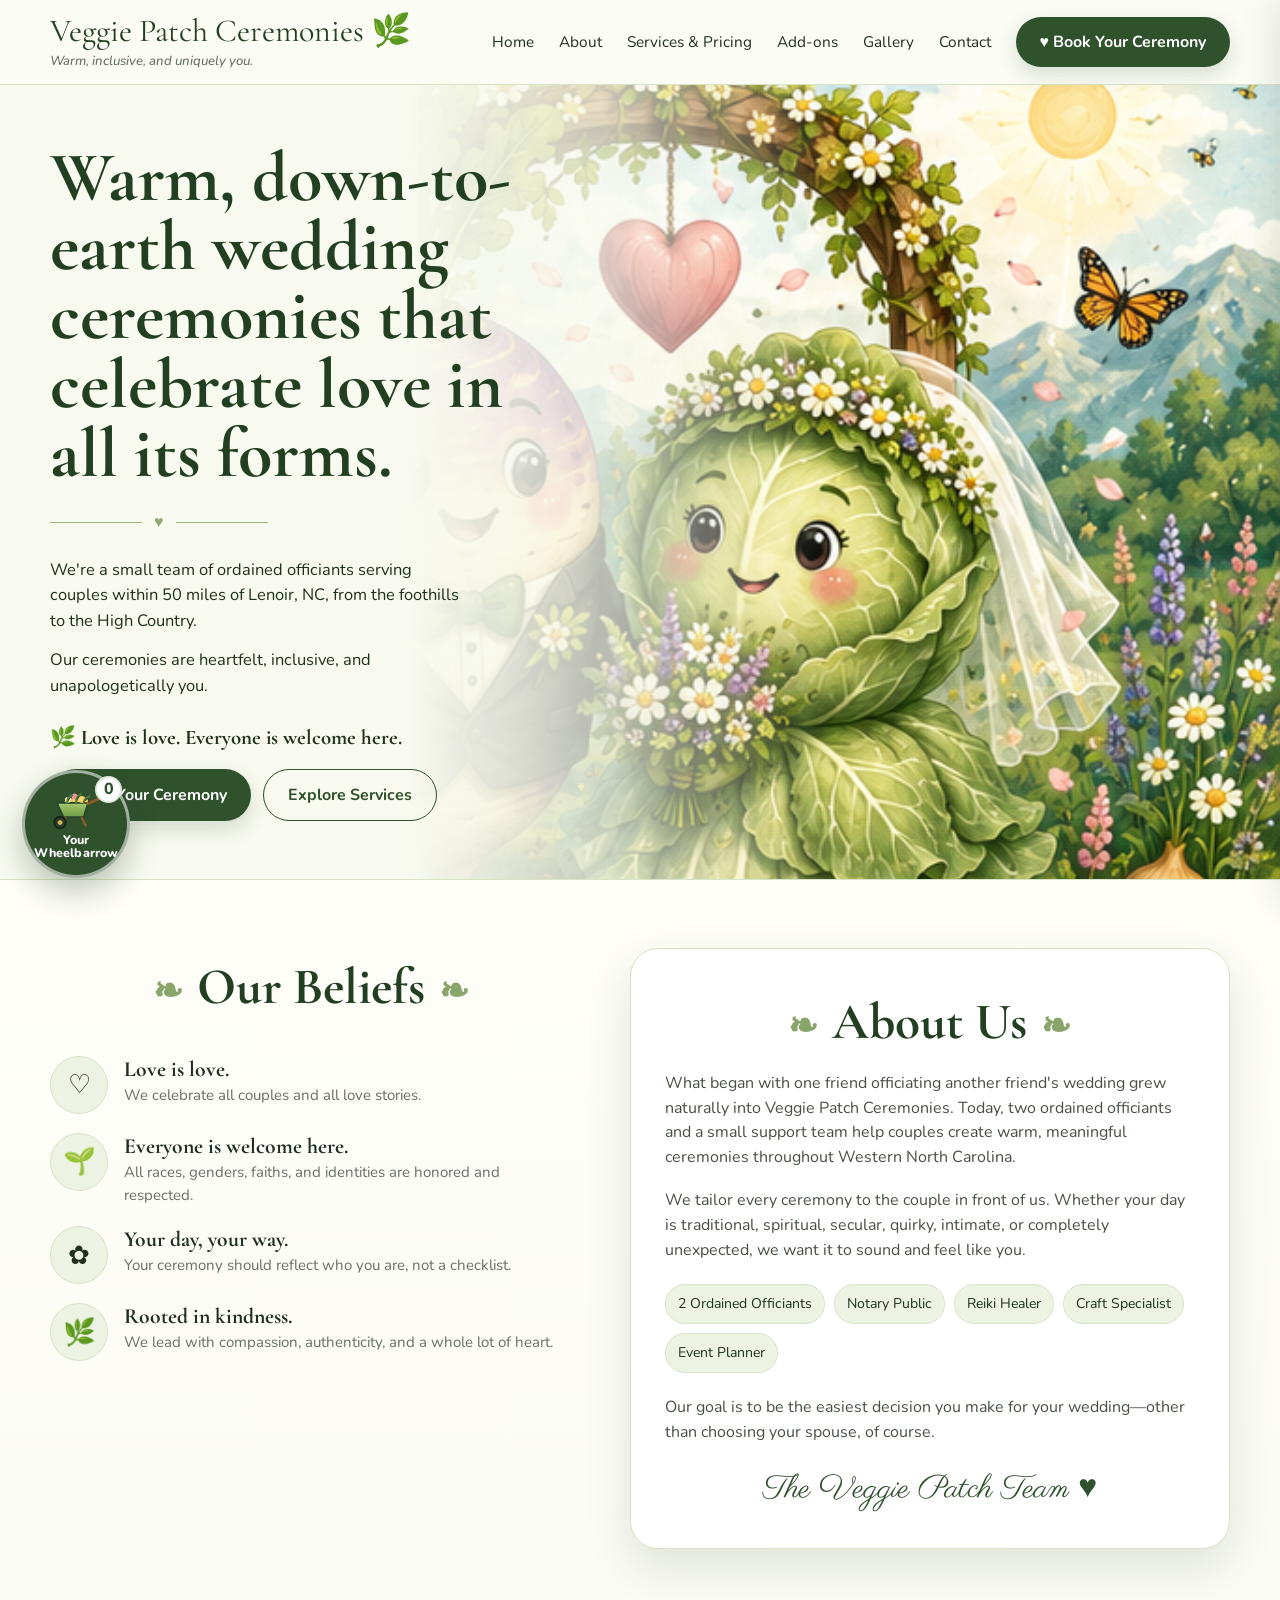
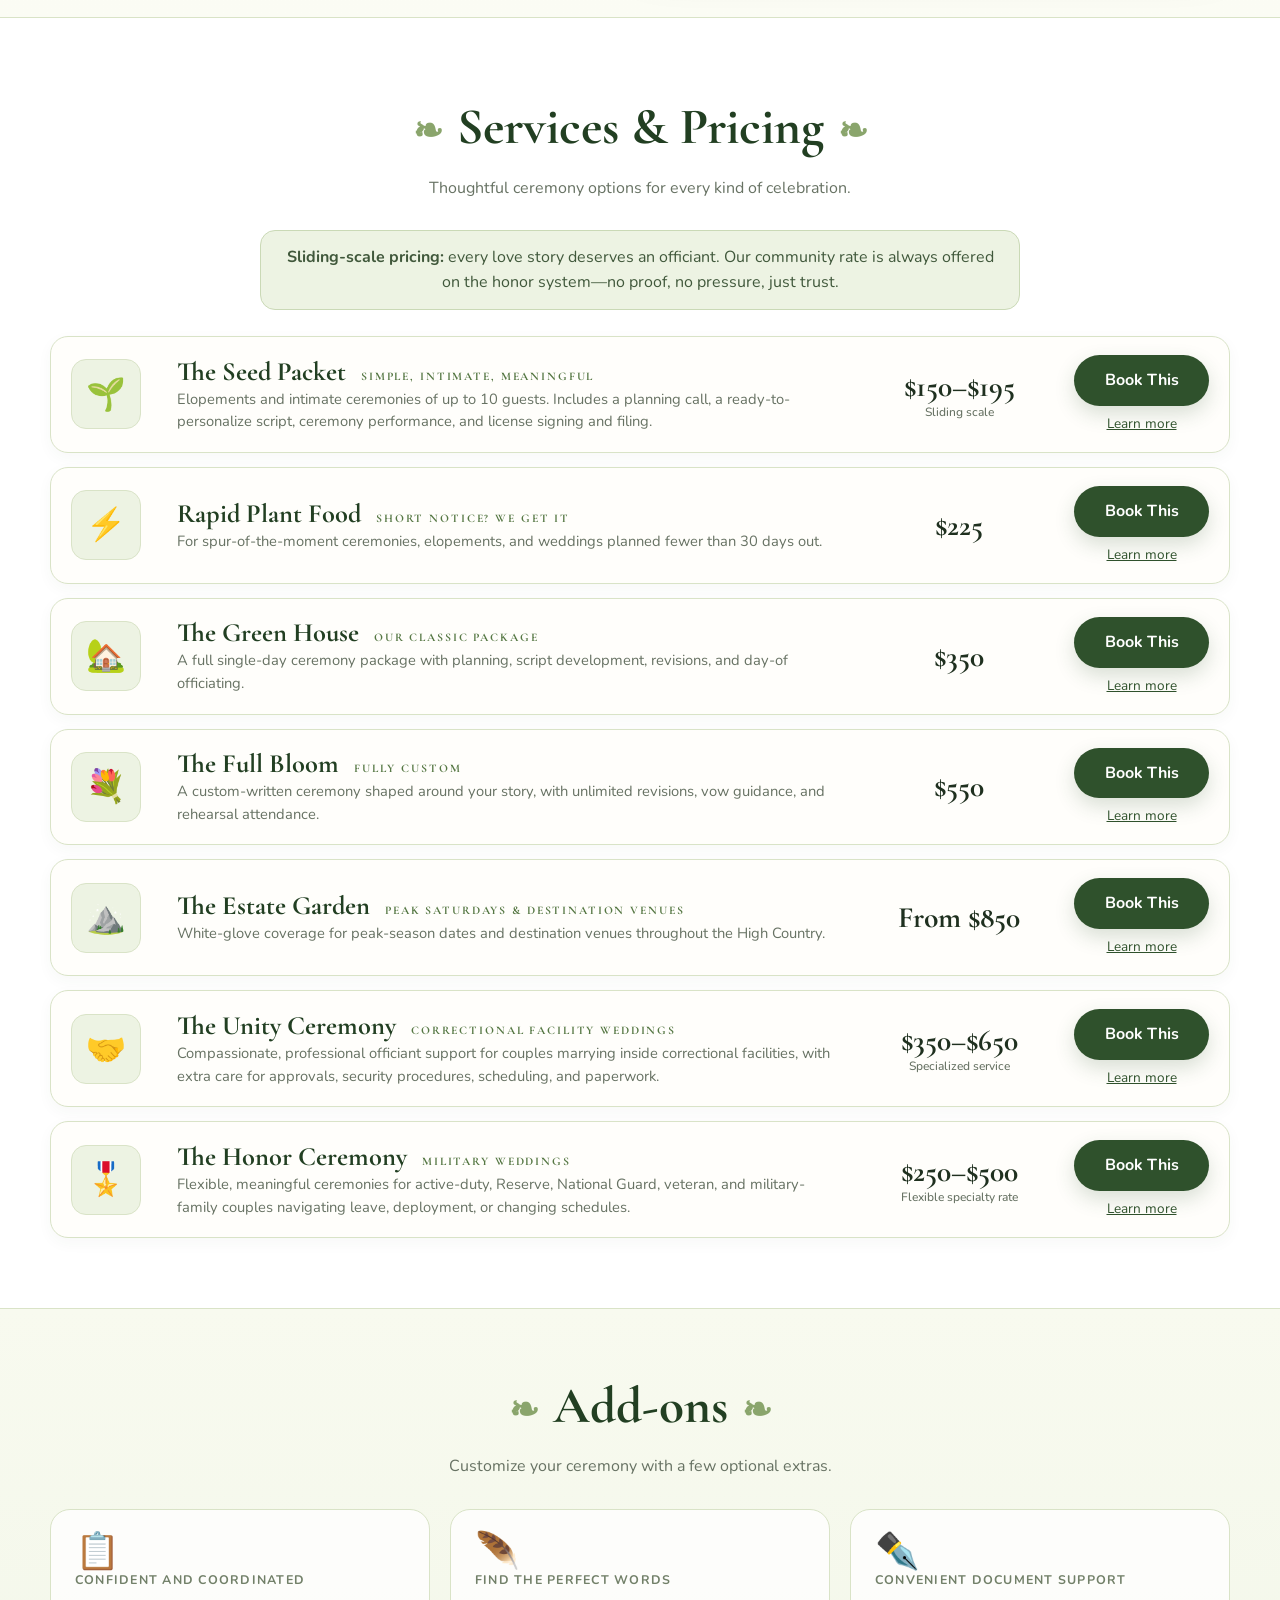
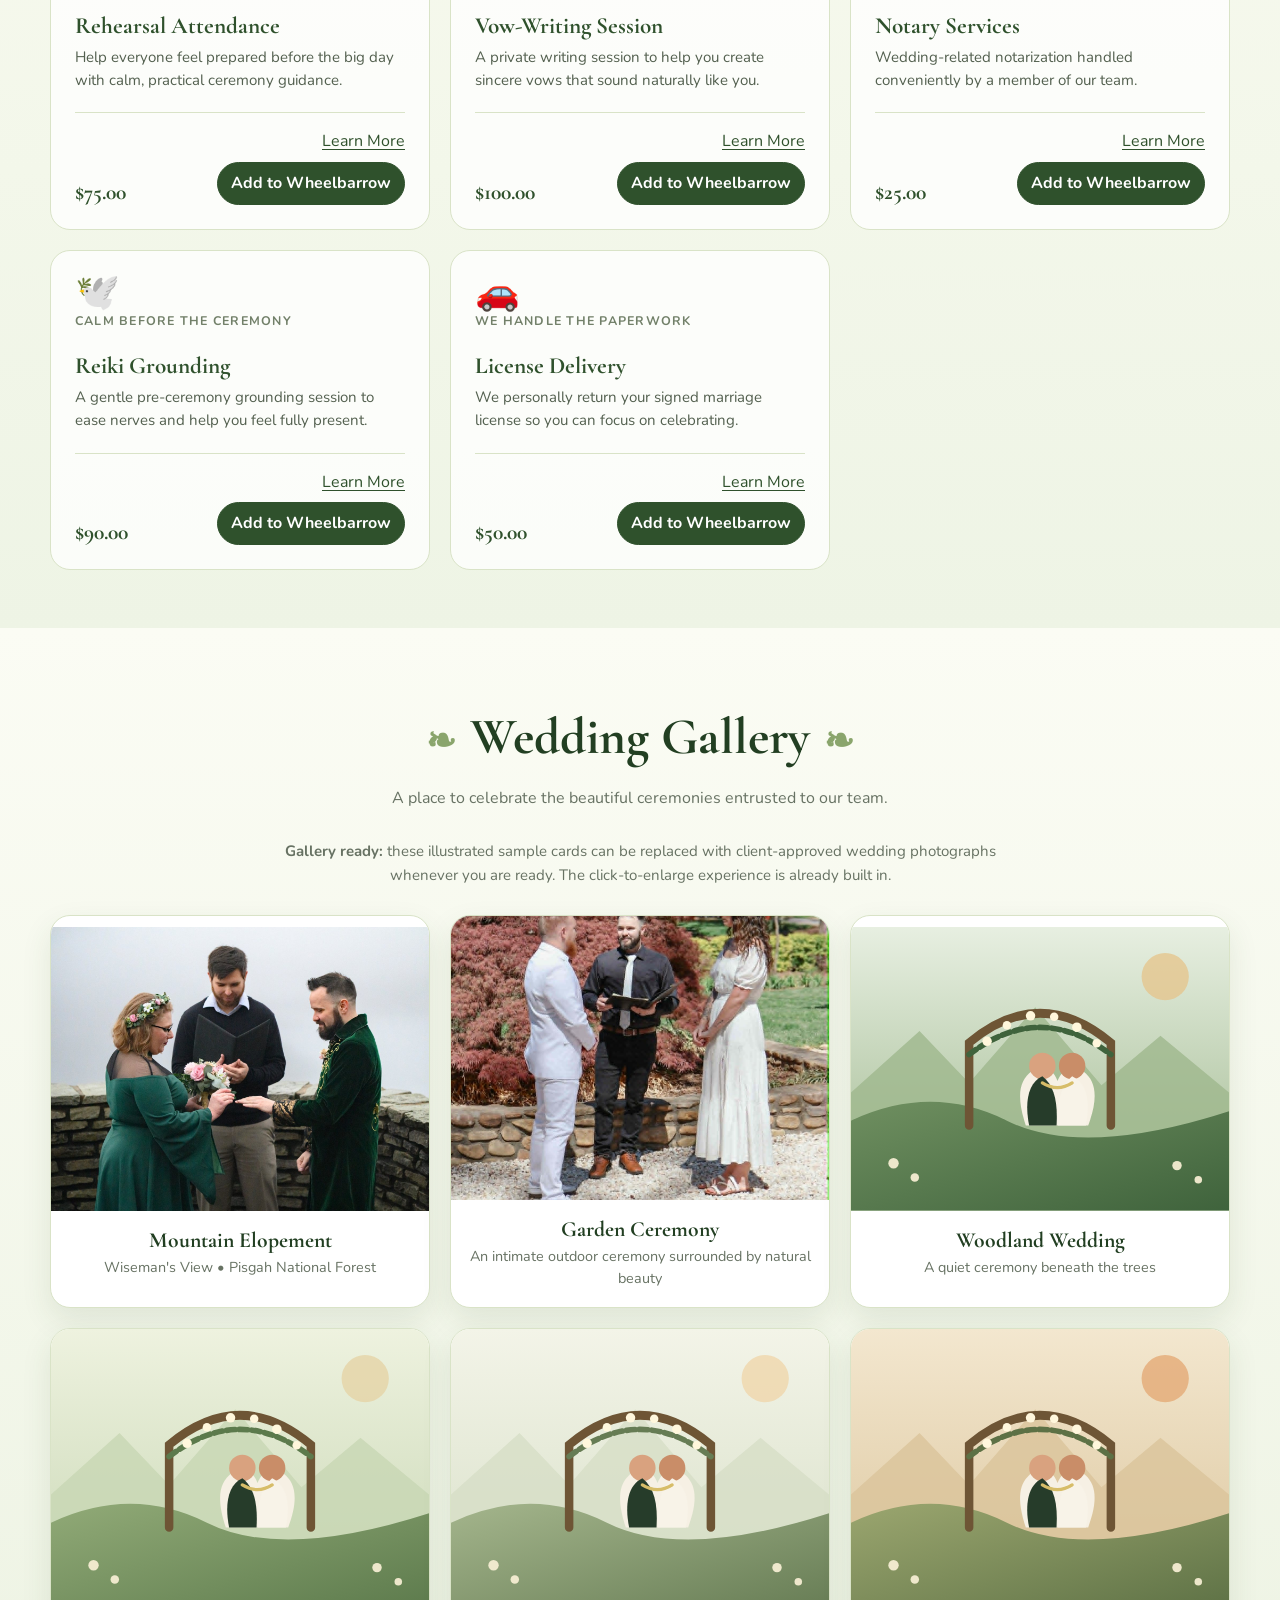
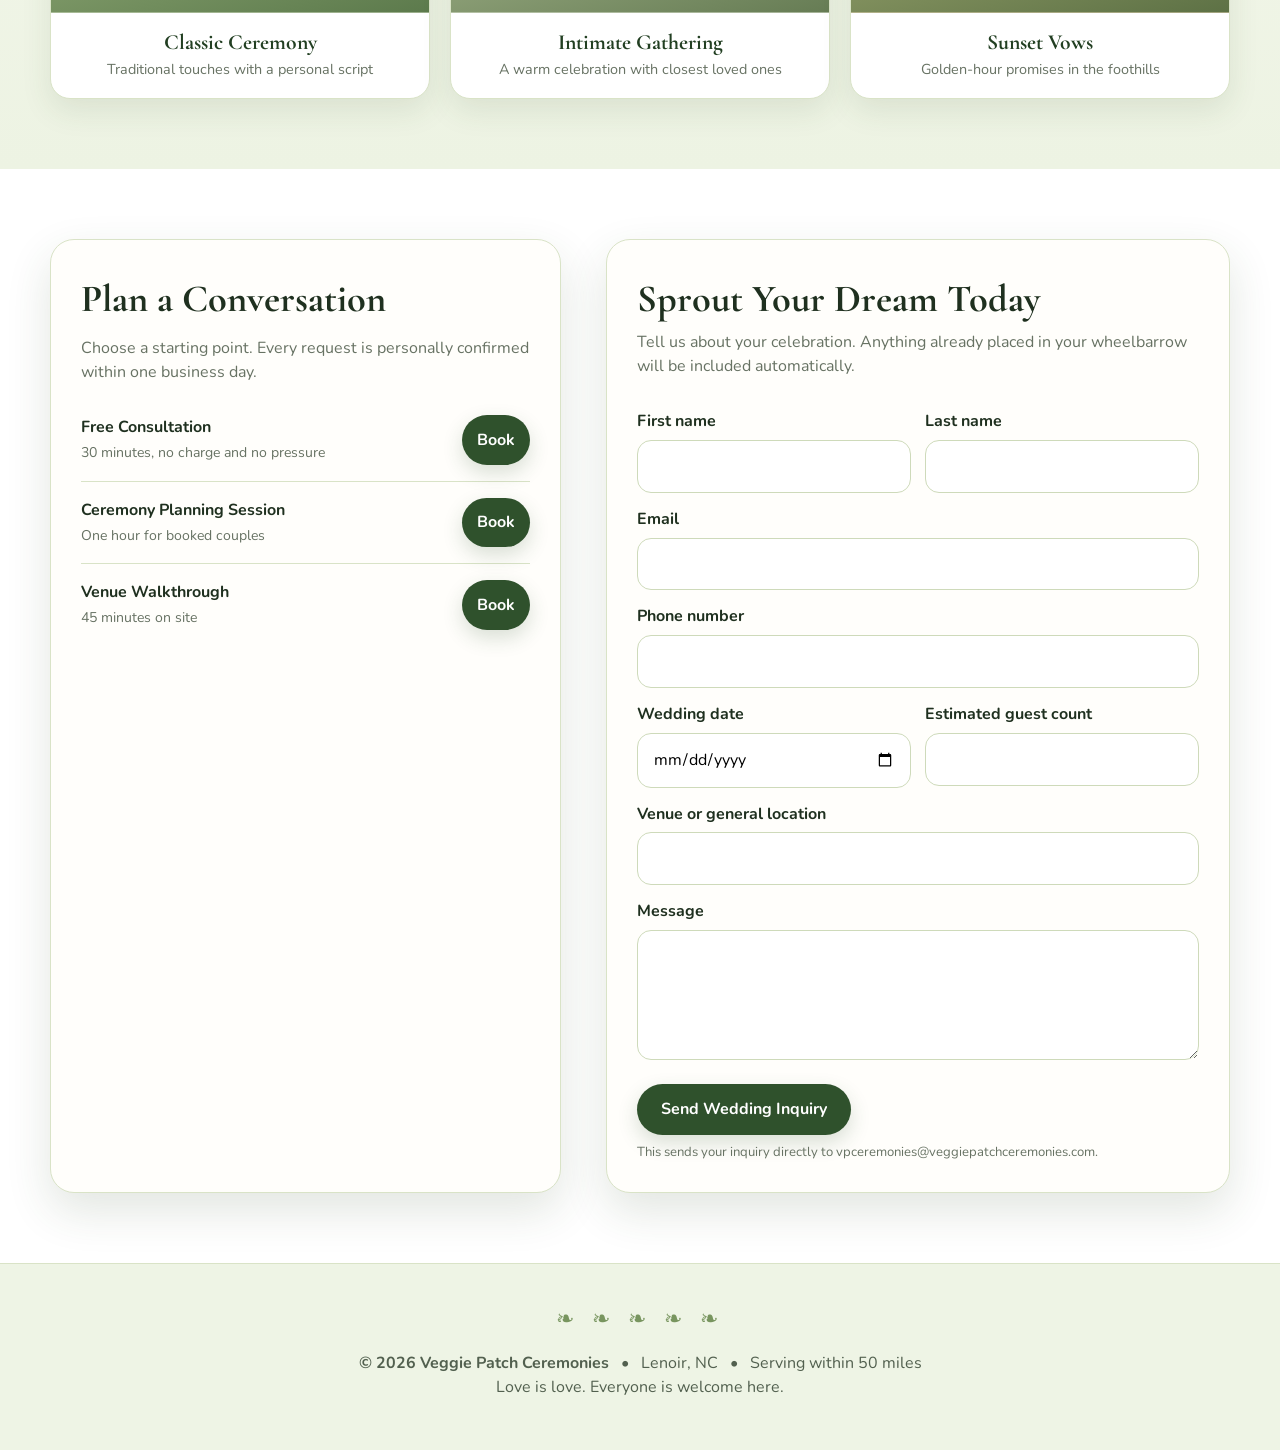
<file: index.html>
<!DOCTYPE html>
<html lang="en">
<head>
<meta charset="UTF-8">
<meta name="viewport" content="width=device-width, initial-scale=1.0">
<title>Veggie Patch Ceremonies | Wedding Officiants in Western NC</title>
<meta name="description" content="Warm, inclusive, down-to-earth wedding ceremonies serving couples within 50 miles of Lenoir, NC.">
<link rel="preconnect" href="https://fonts.googleapis.com">
<link rel="preconnect" href="https://fonts.gstatic.com" crossorigin>
<link href="https://fonts.googleapis.com/css2?family=Cormorant+Garamond:wght@600;700&family=Nunito:wght@400;500;600;700&family=Parisienne&display=swap" rel="stylesheet">
<link rel="stylesheet" href="style.css">

</head>
<body>
<header><div class="wrap nav"><a class="brand serif" href="#top">Veggie Patch Ceremonies <span aria-hidden="true">🌿</span><small>Warm, inclusive, and uniquely you.</small></a><button class="menu" id="menu" aria-label="Open menu">☰</button><nav class="navlinks" id="navlinks"><a href="#top">Home</a><a href="#about">About</a><a href="#services">Services & Pricing</a><a href="#addons">Add-ons</a><a href="#gallery">Gallery</a><a href="#contact">Contact</a><a class="btn" href="#contact">♥ Book Your Ceremony</a></nav></div></header>
<main id="top">
<section class="hero"><div class="wrap hero-inner"><div class="hero-copy"><h1 class="serif">Warm, down-to-earth wedding ceremonies that celebrate love in all its forms.</h1><div class="hero-rule">♥</div><p>We're a small team of ordained officiants serving couples within 50 miles of Lenoir, NC, from the foothills to the High Country.</p><p>Our ceremonies are heartfelt, inclusive, and unapologetically you.</p><p class="hero-note">🌿 Love is love. Everyone is welcome here.</p><div class="hero-actions"><a class="btn" href="#contact">Book Your Ceremony</a><a class="btn alt" href="#services">Explore Services</a></div></div></div></section>
<section class="beliefs-about" id="about"><div class="wrap two-col"><div><h2 class="section-title serif">Our Beliefs</h2><div class="belief-list"><div class="belief"><div class="belief-icon">♡</div><div><h3>Love is love.</h3><p>We celebrate all couples and all love stories.</p></div></div><div class="belief"><div class="belief-icon">🌱</div><div><h3>Everyone is welcome here.</h3><p>All races, genders, faiths, and identities are honored and respected.</p></div></div><div class="belief"><div class="belief-icon">✿</div><div><h3>Your day, your way.</h3><p>Your ceremony should reflect who you are, not a checklist.</p></div></div><div class="belief"><div class="belief-icon">🌿</div><div><h3>Rooted in kindness.</h3><p>We lead with compassion, authenticity, and a whole lot of heart.</p></div></div></div></div><div class="about-card"><h2 class="section-title serif">About Us</h2><p>What began with one friend officiating another friend's wedding grew naturally into Veggie Patch Ceremonies. Today, two ordained officiants and a small support team help couples create warm, meaningful ceremonies throughout Western North Carolina.</p><p>We tailor every ceremony to the couple in front of us. Whether your day is traditional, spiritual, secular, quirky, intimate, or completely unexpected, we want it to sound and feel like you.</p><div class="team-chips"><span class="chip">2 Ordained Officiants</span><span class="chip">Notary Public</span><span class="chip">Reiki Healer</span><span class="chip">Craft Specialist</span><span class="chip">Event Planner</span></div><p>Our goal is to be the easiest decision you make for your wedding—other than choosing your spouse, of course.</p><div class="signature script">The Veggie Patch Team ♥</div></div></div></section>
<section class="services" id="services"><div class="wrap"><h2 class="section-title serif">Services & Pricing</h2><p class="section-sub">Thoughtful ceremony options for every kind of celebration.</p><div class="scale-note"><b>Sliding-scale pricing:</b> every love story deserves an officiant. Our community rate is always offered on the honor system—no proof, no pressure, just trust.</div><div class="service-list" id="serviceList"></div></div></section>
<section class="addons" id="addons"><div class="wrap"><h2 class="section-title serif">Add-ons</h2><p class="section-sub">Customize your ceremony with a few optional extras.</p><div class="addon-grid" id="addonGrid"></div></div></section>

<section class="gallery" id="gallery">
  <div class="wrap">
    <h2 class="section-title serif">Wedding Gallery</h2>
    <p class="section-sub">A place to celebrate the beautiful ceremonies entrusted to our team.</p>
    <p class="gallery-note"><strong>Gallery ready:</strong> these illustrated sample cards can be replaced with client-approved wedding photographs whenever you are ready. The click-to-enlarge experience is already built in.</p>
    <div class="gallery-grid" id="galleryGrid">
      <button class="gallery-card" type="button" data-gallery="0" data-gallery-set="mountain" aria-label="Open Mountain Elopement photo gallery">
      <div class="gallery-image">
        <img class="gallery-photo" src="site-image-02.jpg" alt="Mountain elopement ceremony at Wiseman's View in Pisgah National Forest">
      </div>
      <div class="gallery-caption">
        <h3>Mountain Elopement</h3>
        <p>Wiseman's View • Pisgah National Forest</p>
      </div>
    </button><button class="gallery-card" type="button" data-gallery="1" data-gallery-set="garden" aria-label="Open Garden Ceremony photo gallery">
      <div class="gallery-image">
        <img class="gallery-photo" src="site-image-03.jpg" alt="Garden wedding ceremony with the couple and officiant outdoors">
      </div>
      <div class="gallery-caption">
        <h3>Garden Ceremony</h3>
        <p>An intimate outdoor ceremony surrounded by natural beauty</p>
      </div>
    </button><button class="gallery-card" type="button" data-gallery="2" aria-label="Open Woodland Wedding">
      <div class="gallery-image">
<svg viewBox="0 0 800 600" role="img" aria-label="Woodland Wedding sample gallery artwork">
  <defs>
    <linearGradient id="sky-woodland" x1="0" y1="0" x2="0" y2="1">
      <stop offset="0" stop-color="#e7efe1"/><stop offset="1" stop-color="#9fb88e"/>
    </linearGradient>
    <linearGradient id="ground-woodland" x1="0" y1="0" x2="1" y2="1">
      <stop offset="0" stop-color="#6f8f60"/><stop offset="1" stop-color="#3f633c"/>
    </linearGradient>
  </defs>
  <rect width="800" height="600" fill="url(#sky-woodland)"/>
  <circle cx="665" cy="105" r="50" fill="#e6c68d" opacity=".78"/>
  <path d="M0 350 L145 220 L250 330 L390 170 L530 335 L655 230 L800 350 V600 H0Z" fill="#9fb88e" opacity=".8"/>
  <path d="M0 410 Q170 330 330 410 T800 390 V600 H0Z" fill="url(#ground-woodland)"/>
  <path d="M250 420 V245 Q400 120 550 245 V420" fill="none" stroke="#6e5535" stroke-width="18" stroke-linecap="round"/>
  <path d="M250 270 Q400 155 550 270" fill="none" stroke="#3f633c" stroke-width="12" stroke-linecap="round" stroke-dasharray="18 9"/>
  <g fill="#fff7dc">
    <circle cx="288" cy="242" r="10"/><circle cx="330" cy="208" r="9"/><circle cx="380" cy="188" r="10"/>
    <circle cx="430" cy="190" r="9"/><circle cx="478" cy="212" r="10"/><circle cx="520" cy="246" r="9"/>
  </g>
  <path d="M370 420 C350 360 355 325 383 305 C405 289 428 300 437 326 C447 300 470 290 492 306 C520 327 523 364 502 420Z" fill="#f6f0e4"/>
  <circle cx="405" cy="294" r="28" fill="#d9a27f"/>
  <circle cx="468" cy="294" r="28" fill="#c98d68"/>
  <path d="M377 420 C367 370 375 330 405 316 C430 335 438 370 435 420Z" fill="#263c2a"/>
  <path d="M438 420 C435 370 445 335 468 316 C500 332 507 370 497 420Z" fill="#f8f3e8"/>
  <path d="M405 330 Q437 350 468 330" fill="none" stroke="#d7bd69" stroke-width="7" stroke-linecap="round"/>
  <g fill="#f5edd2" opacity=".95">
    <circle cx="90" cy="500" r="11"/><circle cx="135" cy="530" r="9"/><circle cx="690" cy="505" r="10"/><circle cx="735" cy="535" r="8"/>
  </g>
</svg></div>
      <div class="gallery-caption"><h3>Woodland Wedding</h3><p>A quiet ceremony beneath the trees</p></div>
    </button><button class="gallery-card" type="button" data-gallery="3" aria-label="Open Classic Ceremony">
      <div class="gallery-image">
<svg viewBox="0 0 800 600" role="img" aria-label="Classic Ceremony sample gallery artwork">
  <defs>
    <linearGradient id="sky-chapel" x1="0" y1="0" x2="0" y2="1">
      <stop offset="0" stop-color="#eef2df"/><stop offset="1" stop-color="#c8d7b4"/>
    </linearGradient>
    <linearGradient id="ground-chapel" x1="0" y1="0" x2="1" y2="1">
      <stop offset="0" stop-color="#91aa77"/><stop offset="1" stop-color="#5c7a4c"/>
    </linearGradient>
  </defs>
  <rect width="800" height="600" fill="url(#sky-chapel)"/>
  <circle cx="665" cy="105" r="50" fill="#e6d4a6" opacity=".78"/>
  <path d="M0 350 L145 220 L250 330 L390 170 L530 335 L655 230 L800 350 V600 H0Z" fill="#c8d7b4" opacity=".8"/>
  <path d="M0 410 Q170 330 330 410 T800 390 V600 H0Z" fill="url(#ground-chapel)"/>
  <path d="M250 420 V245 Q400 120 550 245 V420" fill="none" stroke="#6e5535" stroke-width="18" stroke-linecap="round"/>
  <path d="M250 270 Q400 155 550 270" fill="none" stroke="#5c7a4c" stroke-width="12" stroke-linecap="round" stroke-dasharray="18 9"/>
  <g fill="#fff7dc">
    <circle cx="288" cy="242" r="10"/><circle cx="330" cy="208" r="9"/><circle cx="380" cy="188" r="10"/>
    <circle cx="430" cy="190" r="9"/><circle cx="478" cy="212" r="10"/><circle cx="520" cy="246" r="9"/>
  </g>
  <path d="M370 420 C350 360 355 325 383 305 C405 289 428 300 437 326 C447 300 470 290 492 306 C520 327 523 364 502 420Z" fill="#f6f0e4"/>
  <circle cx="405" cy="294" r="28" fill="#d9a27f"/>
  <circle cx="468" cy="294" r="28" fill="#c98d68"/>
  <path d="M377 420 C367 370 375 330 405 316 C430 335 438 370 435 420Z" fill="#263c2a"/>
  <path d="M438 420 C435 370 445 335 468 316 C500 332 507 370 497 420Z" fill="#f8f3e8"/>
  <path d="M405 330 Q437 350 468 330" fill="none" stroke="#d7bd69" stroke-width="7" stroke-linecap="round"/>
  <g fill="#f5edd2" opacity=".95">
    <circle cx="90" cy="500" r="11"/><circle cx="135" cy="530" r="9"/><circle cx="690" cy="505" r="10"/><circle cx="735" cy="535" r="8"/>
  </g>
</svg></div>
      <div class="gallery-caption"><h3>Classic Ceremony</h3><p>Traditional touches with a personal script</p></div>
    </button><button class="gallery-card" type="button" data-gallery="4" aria-label="Open Intimate Gathering">
      <div class="gallery-image">
<svg viewBox="0 0 800 600" role="img" aria-label="Intimate Gathering sample gallery artwork">
  <defs>
    <linearGradient id="sky-intimate" x1="0" y1="0" x2="0" y2="1">
      <stop offset="0" stop-color="#f3f4e8"/><stop offset="1" stop-color="#d7dfc7"/>
    </linearGradient>
    <linearGradient id="ground-intimate" x1="0" y1="0" x2="1" y2="1">
      <stop offset="0" stop-color="#a4b58c"/><stop offset="1" stop-color="#667c54"/>
    </linearGradient>
  </defs>
  <rect width="800" height="600" fill="url(#sky-intimate)"/>
  <circle cx="665" cy="105" r="50" fill="#f0d6ab" opacity=".78"/>
  <path d="M0 350 L145 220 L250 330 L390 170 L530 335 L655 230 L800 350 V600 H0Z" fill="#d7dfc7" opacity=".8"/>
  <path d="M0 410 Q170 330 330 410 T800 390 V600 H0Z" fill="url(#ground-intimate)"/>
  <path d="M250 420 V245 Q400 120 550 245 V420" fill="none" stroke="#6e5535" stroke-width="18" stroke-linecap="round"/>
  <path d="M250 270 Q400 155 550 270" fill="none" stroke="#667c54" stroke-width="12" stroke-linecap="round" stroke-dasharray="18 9"/>
  <g fill="#fff7dc">
    <circle cx="288" cy="242" r="10"/><circle cx="330" cy="208" r="9"/><circle cx="380" cy="188" r="10"/>
    <circle cx="430" cy="190" r="9"/><circle cx="478" cy="212" r="10"/><circle cx="520" cy="246" r="9"/>
  </g>
  <path d="M370 420 C350 360 355 325 383 305 C405 289 428 300 437 326 C447 300 470 290 492 306 C520 327 523 364 502 420Z" fill="#f6f0e4"/>
  <circle cx="405" cy="294" r="28" fill="#d9a27f"/>
  <circle cx="468" cy="294" r="28" fill="#c98d68"/>
  <path d="M377 420 C367 370 375 330 405 316 C430 335 438 370 435 420Z" fill="#263c2a"/>
  <path d="M438 420 C435 370 445 335 468 316 C500 332 507 370 497 420Z" fill="#f8f3e8"/>
  <path d="M405 330 Q437 350 468 330" fill="none" stroke="#d7bd69" stroke-width="7" stroke-linecap="round"/>
  <g fill="#f5edd2" opacity=".95">
    <circle cx="90" cy="500" r="11"/><circle cx="135" cy="530" r="9"/><circle cx="690" cy="505" r="10"/><circle cx="735" cy="535" r="8"/>
  </g>
</svg></div>
      <div class="gallery-caption"><h3>Intimate Gathering</h3><p>A warm celebration with closest loved ones</p></div>
    </button><button class="gallery-card" type="button" data-gallery="5" aria-label="Open Sunset Vows">
      <div class="gallery-image">
<svg viewBox="0 0 800 600" role="img" aria-label="Sunset Vows sample gallery artwork">
  <defs>
    <linearGradient id="sky-sunset" x1="0" y1="0" x2="0" y2="1">
      <stop offset="0" stop-color="#f3e7cf"/><stop offset="1" stop-color="#dbc59c"/>
    </linearGradient>
    <linearGradient id="ground-sunset" x1="0" y1="0" x2="1" y2="1">
      <stop offset="0" stop-color="#9ba66f"/><stop offset="1" stop-color="#5d7145"/>
    </linearGradient>
  </defs>
  <rect width="800" height="600" fill="url(#sky-sunset)"/>
  <circle cx="665" cy="105" r="50" fill="#e4a975" opacity=".78"/>
  <path d="M0 350 L145 220 L250 330 L390 170 L530 335 L655 230 L800 350 V600 H0Z" fill="#dbc59c" opacity=".8"/>
  <path d="M0 410 Q170 330 330 410 T800 390 V600 H0Z" fill="url(#ground-sunset)"/>
  <path d="M250 420 V245 Q400 120 550 245 V420" fill="none" stroke="#6e5535" stroke-width="18" stroke-linecap="round"/>
  <path d="M250 270 Q400 155 550 270" fill="none" stroke="#5d7145" stroke-width="12" stroke-linecap="round" stroke-dasharray="18 9"/>
  <g fill="#fff7dc">
    <circle cx="288" cy="242" r="10"/><circle cx="330" cy="208" r="9"/><circle cx="380" cy="188" r="10"/>
    <circle cx="430" cy="190" r="9"/><circle cx="478" cy="212" r="10"/><circle cx="520" cy="246" r="9"/>
  </g>
  <path d="M370 420 C350 360 355 325 383 305 C405 289 428 300 437 326 C447 300 470 290 492 306 C520 327 523 364 502 420Z" fill="#f6f0e4"/>
  <circle cx="405" cy="294" r="28" fill="#d9a27f"/>
  <circle cx="468" cy="294" r="28" fill="#c98d68"/>
  <path d="M377 420 C367 370 375 330 405 316 C430 335 438 370 435 420Z" fill="#263c2a"/>
  <path d="M438 420 C435 370 445 335 468 316 C500 332 507 370 497 420Z" fill="#f8f3e8"/>
  <path d="M405 330 Q437 350 468 330" fill="none" stroke="#d7bd69" stroke-width="7" stroke-linecap="round"/>
  <g fill="#f5edd2" opacity=".95">
    <circle cx="90" cy="500" r="11"/><circle cx="135" cy="530" r="9"/><circle cx="690" cy="505" r="10"/><circle cx="735" cy="535" r="8"/>
  </g>
</svg></div>
      <div class="gallery-caption"><h3>Sunset Vows</h3><p>Golden-hour promises in the foothills</p></div>
    </button>
    </div>
  </div>
</section>
<section class="booking-contact" id="contact"><div class="wrap book-grid"><div class="booking-card"><h2 class="serif" style="font-size:2.4rem;margin-bottom:6px">Plan a Conversation</h2><p style="color:var(--muted);margin-bottom:14px">Choose a starting point. Every request is personally confirmed within one business day.</p><div class="appt"><div><b>Free Consultation</b><span>30 minutes, no charge and no pressure</span></div><button class="btn book-small" data-book="a free 30-minute consultation">Book</button></div><div class="appt"><div><b>Ceremony Planning Session</b><span>One hour for booked couples</span></div><button class="btn book-small" data-book="a ceremony planning session">Book</button></div><div class="appt"><div><b>Venue Walkthrough</b><span>45 minutes on site</span></div><button class="btn book-small" data-book="a venue walkthrough">Book</button></div></div><div class="contact-card"><h2 class="serif" style="font-size:2.4rem">Sprout Your Dream Today</h2><p style="color:var(--muted);margin-bottom:16px">Tell us about your celebration. Anything already placed in your wheelbarrow will be included automatically.</p><form id="contactForm" action="https://script.google.com/macros/s/AKfycbzakD8TyiG9FFpfJ-k0dDCfca9nQpWHZK89Y5mOtDeaiUQz1geUuQuttcMM_i84C2iq/exec" method="POST" target="bookingResponseFrame"><div class="row"><div><label for="first">First name</label><input id="first" name="first_name" autocomplete="given-name" required></div><div><label for="last">Last name</label><input id="last" name="last_name" autocomplete="family-name" required></div></div><label for="email">Email</label><input id="email" name="client_email" type="email" autocomplete="email" required><label for="phone">Phone number</label><input id="phone" name="phone" type="tel" autocomplete="tel"><div class="row"><div><label for="weddingDate">Wedding date</label><input id="weddingDate" name="wedding_date" type="date"></div><div><label for="guestCount">Estimated guest count</label><input id="guestCount" name="guest_count" type="number" min="0" max="5000"></div></div><label for="venue">Venue or general location</label><input id="venue" name="venue"><label for="message">Message</label><textarea id="message" name="message" required></textarea><input type="hidden" id="inquiryType" name="inquiry_type" value="General wedding inquiry"><input type="hidden" id="selectedServices" name="selected_services"><input type="hidden" id="estimatedSubtotal" name="estimated_subtotal"><input type="hidden" name="website" value="veggiepatchceremonies.com"><div class="hp-field" aria-hidden="true"><label for="companyWebsite">Leave this field blank</label><input id="companyWebsite" name="company_website" tabindex="-1" autocomplete="off"></div><button class="btn" id="submitInquiryBtn" style="margin-top:16px" type="submit">Send Wedding Inquiry</button><p class="form-help">This sends your inquiry directly to vpceremonies@veggiepatchceremonies.com.</p></form><div id="bookingStatus" class="booking-status" role="status" aria-live="polite"></div><iframe name="bookingResponseFrame" id="bookingResponseFrame" hidden title="Booking form response"></iframe></div></div></section>
</main>
<footer><div class="wrap"><div class="vine">❧ ❧ ❧ ❧ ❧</div><b>© 2026 Veggie Patch Ceremonies</b> &nbsp; • &nbsp; Lenoir, NC &nbsp; • &nbsp; Serving within 50 miles<br><span>Love is love. Everyone is welcome here.</span></div></footer>
<button class="cart-fab" id="cartFab" aria-label="Open Your Wheelbarrow"><svg viewBox="0 0 120 82" aria-hidden="true"><defs><linearGradient id="wbTub" x1="0" y1="0" x2="0" y2="1"><stop offset="0" stop-color="#a8c96f"/><stop offset="1" stop-color="#6f9a45"/></linearGradient></defs><path d="M20 26h65l-9 30H34z" fill="url(#wbTub)" stroke="#29452d" stroke-width="4" stroke-linejoin="round"/><path d="M84 28l25-11" fill="none" stroke="#8d5c2d" stroke-width="6" stroke-linecap="round"/><path d="M38 57l-8 16M72 57l8 16" fill="none" stroke="#8d5c2d" stroke-width="5" stroke-linecap="round"/><circle cx="27" cy="67" r="12" fill="#2d3d2e" stroke="#162719" stroke-width="4"/><circle cx="27" cy="67" r="5" fill="#d9b55a"/><path d="M35 24c2-10 10-15 17-8 3-10 16-10 18 0 8-7 18-1 16 9" fill="#f5c85b" stroke="#29452d" stroke-width="3"/><circle cx="43" cy="20" r="6" fill="#fff1b7"/><circle cx="57" cy="13" r="6" fill="#f0939b"/><circle cx="72" cy="19" r="7" fill="#f7d66c"/><path d="M42 26c-1-9 5-14 10-16M60 26c0-10 5-16 10-18M76 26c1-8 7-12 12-13" stroke="#4d7c3c" stroke-width="4" stroke-linecap="round"/></svg><span class="fab-label">Your Wheelbarrow</span><i class="badge" id="badge">0</i></button><div class="drawer-veil" id="veil"></div><aside class="drawer" id="drawer"><div class="drawer-head"><div class="drawer-title-wrap"><svg viewBox="0 0 120 82" aria-hidden="true"><defs><linearGradient id="wbTub" x1="0" y1="0" x2="0" y2="1"><stop offset="0" stop-color="#a8c96f"/><stop offset="1" stop-color="#6f9a45"/></linearGradient></defs><path d="M20 26h65l-9 30H34z" fill="url(#wbTub)" stroke="#29452d" stroke-width="4" stroke-linejoin="round"/><path d="M84 28l25-11" fill="none" stroke="#8d5c2d" stroke-width="6" stroke-linecap="round"/><path d="M38 57l-8 16M72 57l8 16" fill="none" stroke="#8d5c2d" stroke-width="5" stroke-linecap="round"/><circle cx="27" cy="67" r="12" fill="#2d3d2e" stroke="#162719" stroke-width="4"/><circle cx="27" cy="67" r="5" fill="#d9b55a"/><path d="M35 24c2-10 10-15 17-8 3-10 16-10 18 0 8-7 18-1 16 9" fill="#f5c85b" stroke="#29452d" stroke-width="3"/><circle cx="43" cy="20" r="6" fill="#fff1b7"/><circle cx="57" cy="13" r="6" fill="#f0939b"/><circle cx="72" cy="19" r="7" fill="#f7d66c"/><path d="M42 26c-1-9 5-14 10-16M60 26c0-10 5-16 10-18M76 26c1-8 7-12 12-13" stroke="#4d7c3c" stroke-width="4" stroke-linecap="round"/></svg><div><h2 class="serif">Your Wheelbarrow</h2><p>Everything gathered for your ceremony</p></div></div><button class="xbtn" id="closeDrawer" aria-label="Close Your Wheelbarrow">×</button></div><div class="drawer-body" id="drawerBody"></div><div class="drawer-foot"><div class="total"><span>Subtotal</span><span id="total">$0.00</span></div><button class="btn" id="checkoutBtn" style="width:100%">Book My Consultation</button></div></aside>
<div class="modal-veil" id="modalVeil"><div class="modal"><button class="xbtn" id="modalX" style="position:absolute;right:18px;top:12px">×</button><h2 class="serif" id="modalTitle"></h2><div id="modalBody"></div><button class="btn" id="modalAdd">Add to Wheelbarrow</button></div></div>
<div class="gallery-modal" id="galleryModal" role="dialog" aria-modal="true" aria-labelledby="galleryModalTitle" aria-hidden="true">
  <div class="gallery-modal-card">
    <button class="gallery-close" id="galleryClose" aria-label="Close gallery image">&times;</button>
    <div class="gallery-modal-image" id="galleryModalImage">
      <button class="gallery-nav gallery-prev" id="galleryPrev" type="button" aria-label="Previous photo">&#8249;</button>
      <button class="gallery-nav gallery-next" id="galleryNext" type="button" aria-label="Next photo">&#8250;</button>
      <span class="gallery-counter" id="galleryCounter"></span>
    </div>
    <div class="gallery-thumbs" id="galleryThumbs"></div>
    <div class="gallery-modal-copy">
      <h3 id="galleryModalTitle"></h3>
      <p id="galleryModalCaption"></p>
    </div>
  </div>
</div>

<script src="app.js" defer></script>

</body></html>
</file>
<file: style.css>
:root{--ivory:#fbfcf4;--cream:#f4f7e9;--sage:#dfe9cf;--sage-2:#edf3e3;--moss:#557743;--forest:#2f512c;--forest-2:#223f22;--ink:#1f301f;--muted:#677263;--line:#d9e3c7;--gold:#d7bd69;--white:#fff;--shadow:0 18px 45px rgba(47,81,44,.14);--radius:22px;--pill:999px}
*{box-sizing:border-box;margin:0;padding:0}html{scroll-behavior:smooth}body{font-family:'Nunito',sans-serif;background:var(--ivory);color:var(--ink);line-height:1.55}a{color:inherit;text-decoration:none}button,input,textarea{font:inherit}img{max-width:100%;display:block}.wrap{width:min(1180px,calc(100% - 36px));margin:auto}.serif{font-family:'Cormorant Garamond',serif}.script{font-family:'Parisienne',cursive}.section-title{text-align:center;font-size:clamp(2.2rem,4vw,3.3rem);color:var(--forest-2);margin-bottom:8px}.section-title:before,.section-title:after{content:'❧';font-size:.7em;color:#8aa56c;margin:0 14px}.section-sub{text-align:center;color:var(--muted);margin-bottom:30px}.btn{display:inline-flex;align-items:center;justify-content:center;border:none;border-radius:var(--pill);padding:13px 24px;font-weight:700;cursor:pointer;transition:.2s;background:var(--forest);color:white;box-shadow:0 8px 20px rgba(47,81,44,.18)}.btn:hover{background:var(--forest-2);transform:translateY(-2px)}.btn.alt{background:transparent;color:var(--forest);border:1.5px solid var(--forest);box-shadow:none}.btn.alt:hover{background:var(--forest);color:white}
header{position:sticky;top:0;z-index:50;background:rgba(251,252,244,.95);backdrop-filter:blur(10px);border-bottom:1px solid var(--line)}.nav{height:84px;display:flex;align-items:center;justify-content:space-between;gap:24px}.brand{font-size:2rem;color:var(--forest-2);line-height:1}.brand small{display:block;font:500 .82rem 'Nunito';font-style:italic;color:var(--muted);margin-top:5px}.navlinks{display:flex;align-items:center;gap:25px}.navlinks a:not(.btn){font-size:.96rem}.navlinks a:not(.btn):hover{color:var(--moss)}.menu{display:none;background:none;border:0;font-size:1.7rem;color:var(--forest)}
.hero{background:linear-gradient(90deg,#f8faef 0%,#f8faef 32%,rgba(248,250,239,.72) 48%,rgba(248,250,239,0) 65%),url('site-image-01.png') center right/cover no-repeat;min-height:620px;border-bottom:1px solid var(--line)}.hero-inner{min-height:620px;display:flex;align-items:center}.hero-copy{width:min(470px,48%);padding:58px 0}.hero h1{font-size:clamp(3rem,5.5vw,5rem);line-height:.98;color:var(--forest-2);margin-bottom:22px}.hero-rule{display:flex;align-items:center;gap:12px;color:#91aa73;margin:22px 0}.hero-rule:before,.hero-rule:after{content:'';height:1px;background:#9eb680;width:92px}.hero p{font-size:1.03rem;margin-bottom:14px;max-width:42ch}.hero-note{font-family:'Cormorant Garamond';font-size:1.3rem!important;font-weight:700;margin:24px 0}.hero-actions{display:flex;gap:12px;flex-wrap:wrap}
.beliefs-about{padding:68px 0;background:linear-gradient(#fffef9,#fbfcf4)}.two-col{display:grid;grid-template-columns:1fr 1.15fr;gap:58px;align-items:start}.belief-list{display:grid;gap:19px;margin-top:28px}.belief{display:grid;grid-template-columns:58px 1fr;gap:16px;align-items:start}.belief-icon{width:58px;height:58px;border-radius:50%;display:grid;place-items:center;background:var(--sage-2);border:1px solid var(--line);font-size:1.65rem}.belief h3{font:700 1.35rem 'Cormorant Garamond';margin-bottom:2px}.belief p{color:var(--muted);font-size:.94rem}.about-card{background:white;border:1px solid var(--line);border-radius:28px;padding:34px;box-shadow:var(--shadow)}.about-card p{margin-bottom:18px;color:#465144}.team-chips{display:flex;flex-wrap:wrap;gap:9px;margin:22px 0}.chip{padding:8px 12px;border-radius:var(--pill);background:var(--sage-2);border:1px solid var(--line);font-size:.88rem}.signature{font-size:2rem;color:var(--forest);margin-top:20px;text-align:center}
.services{padding:70px 0;background:#fff;border-top:1px solid var(--line);border-bottom:1px solid var(--line)}.scale-note{max-width:760px;margin:0 auto 26px;background:var(--sage-2);border:1px solid #cad9b6;border-radius:15px;padding:14px 20px;text-align:center;color:#40583b}.service-list{display:grid;gap:14px}.service{display:grid;grid-template-columns:86px 1fr 190px 135px;align-items:center;gap:20px;background:#fffefb;border:1px solid var(--line);border-radius:18px;padding:18px 20px;box-shadow:0 5px 15px rgba(47,81,44,.04)}.svc-icon{width:70px;height:70px;border-radius:15px;background:var(--sage-2);display:grid;place-items:center;font-size:2rem;border:1px solid var(--line)}.service h3{font:700 1.65rem 'Cormorant Garamond';color:var(--forest-2)}.tag{font-size:.73rem;letter-spacing:.16em;text-transform:uppercase;color:var(--moss);font-weight:800;margin-left:9px}.service p{color:var(--muted);font-size:.92rem}.price{font:700 1.85rem 'Cormorant Garamond';text-align:center}.price small{font:500 .75rem 'Nunito';display:block;color:var(--muted)}.svc-actions{display:grid;gap:7px;text-align:center}.learn{text-decoration:underline;color:var(--forest);font-size:.85rem;background:none;border:0;cursor:pointer}
.addons{padding:58px 0;background:linear-gradient(#f8faef,#eef4e5)}.addon-grid{display:grid;grid-template-columns:repeat(3,minmax(0,1fr));gap:20px}.addon{background:rgba(255,255,255,.78);border:1px solid var(--line);border-radius:20px;padding:24px;display:flex;flex-direction:column;min-height:310px;transition:transform .2s,box-shadow .2s,border-color .2s}.addon:hover{transform:translateY(-4px);box-shadow:var(--shadow);border-color:#bdcdae}.addon .ico{font-size:2.25rem;line-height:1}.addon h3{font:700 1.45rem 'Cormorant Garamond';color:var(--forest);margin:12px 0 6px}.addon .addon-tag{font-size:.78rem;text-transform:uppercase;letter-spacing:.1em;color:#728069;font-weight:700;margin-bottom:10px}.addon .addon-desc{color:#53604f;font-size:.94rem;line-height:1.55;flex:1}.addon .addon-foot{display:flex;align-items:end;justify-content:space-between;gap:14px;margin-top:20px;padding-top:16px;border-top:1px solid var(--line)}.addon strong{color:var(--forest);font:700 1.35rem 'Cormorant Garamond';white-space:nowrap}.addon-actions{display:flex;flex-direction:column;align-items:flex-end;gap:8px}.addon-more{border:0;background:none;color:var(--forest);font:700 .9rem inherit;text-decoration:underline;text-underline-offset:3px;cursor:pointer}.addon-add{border:1px solid var(--forest);background:var(--forest);color:#fff;border-radius:999px;padding:8px 13px;font-weight:700;cursor:pointer}.addon-add:hover{filter:brightness(.92)}
.booking-contact{padding:70px 0;background:white}.book-grid{display:grid;grid-template-columns:.9fr 1.1fr;gap:45px}.booking-card,.contact-card{border:1px solid var(--line);border-radius:24px;padding:30px;background:#fffefb;box-shadow:var(--shadow)}.appt{display:flex;justify-content:space-between;gap:18px;padding:16px 0;border-bottom:1px solid var(--line)}.appt:last-child{border-bottom:0}.appt b{display:block}.appt span{color:var(--muted);font-size:.88rem}.book-small{padding:9px 15px}label{display:block;font-weight:700;margin:14px 0 6px}input,textarea{width:100%;padding:13px 15px;border:1.5px solid #cedaba;border-radius:14px;background:white;outline:none}input:focus,textarea:focus{border-color:var(--moss);box-shadow:0 0 0 3px rgba(85,119,67,.12)}textarea{min-height:130px;resize:vertical}.row{display:grid;grid-template-columns:1fr 1fr;gap:14px}
footer{padding:38px 0 50px;background:#eef4e5;border-top:1px solid var(--line);text-align:center;color:#52604f}.vine{font-size:1.4rem;color:#78955f;letter-spacing:6px;margin-bottom:14px}
.cart-fab{position:fixed;left:22px;bottom:22px;z-index:80;width:108px;height:108px;border-radius:50%;border:3px solid rgba(255,255,255,.55);background:var(--forest);color:#fff;box-shadow:0 14px 30px rgba(37,63,38,.28);font-weight:800;cursor:pointer;display:flex;flex-direction:column;align-items:center;justify-content:center;gap:2px;line-height:1.05;transition:transform .18s ease,box-shadow .18s ease}.cart-fab:hover{transform:translateY(-3px) scale(1.02);box-shadow:0 18px 36px rgba(37,63,38,.34)}.cart-fab svg{width:58px;height:42px;display:block;overflow:visible}.cart-fab .fab-label{display:block;font-size:.78rem;letter-spacing:.01em}.badge{position:absolute;right:5px;top:3px;width:27px;height:27px;border-radius:50%;background:white;color:var(--forest);display:grid;place-items:center;border:2px solid #dfe8d8;font-style:normal}.drawer-veil{position:fixed;inset:0;background:rgba(20,35,20,.45);z-index:89;display:none}.drawer-veil.open{display:block}.drawer{position:fixed;right:0;top:0;bottom:0;width:min(440px,100%);background:var(--ivory);z-index:90;transform:translateX(105%);transition:.25s;display:flex;flex-direction:column;box-shadow:-16px 0 42px rgba(31,54,32,.2)}.drawer.open{transform:none}.drawer-head,.drawer-foot{padding:22px;border-bottom:1px solid var(--line)}.drawer-head{display:flex;justify-content:space-between;align-items:flex-start;gap:16px;background:linear-gradient(180deg,#fbfdf7,#f4f8ed)}.drawer-title-wrap{display:flex;align-items:center;gap:14px}.drawer-title-wrap svg{width:72px;height:54px;flex:none}.drawer-title-wrap h2{margin:0;font-size:2rem;color:var(--forest)}.drawer-title-wrap p{margin:2px 0 0;color:var(--muted);font-size:.86rem}.drawer-body{padding:10px 22px;overflow:auto;flex:1}.cart-item{padding:15px 0;border-bottom:1px solid var(--line);display:grid;grid-template-columns:1fr auto;gap:8px}.cart-item small{color:var(--muted)}.drawer-foot{border-top:1px solid var(--line);border-bottom:0;background:white}.total{display:flex;justify-content:space-between;font-weight:800;font-size:1.2rem;margin-bottom:14px}.xbtn{background:none;border:0;font-size:1.6rem;cursor:pointer}
.modal-veil{position:fixed;inset:0;background:rgba(20,35,20,.5);z-index:100;display:none;place-items:center;padding:20px}.modal-veil.open{display:grid}.modal{width:min(620px,100%);background:var(--ivory);border-radius:24px;padding:30px;position:relative;max-height:90vh;overflow:auto}.modal h2{font-size:2.3rem;margin-bottom:12px}.modal p{margin-bottom:13px;color:#4e5a4b}
@media(max-width:900px){.navlinks{display:none;position:absolute;top:84px;left:0;right:0;background:var(--ivory);padding:20px;flex-direction:column;border-bottom:1px solid var(--line)}.navlinks.open{display:flex}.menu{display:block}.hero{background:linear-gradient(rgba(248,250,239,.45),rgba(248,250,239,.9)),url('site-image-01.png') 63% center/cover no-repeat}.hero-copy{width:100%;max-width:560px;background:rgba(248,250,239,.82);padding:30px;border-radius:20px}.two-col,.book-grid{grid-template-columns:1fr}.service{grid-template-columns:70px 1fr}.price,.svc-actions{grid-column:2;text-align:left}.svc-actions{display:flex;align-items:center}.addon-grid{grid-template-columns:repeat(2,1fr)}}
@media(max-width:560px){.brand{font-size:1.5rem}.brand small{display:none}.hero h1{font-size:3rem}.hero-copy{padding:24px 18px}.row{grid-template-columns:1fr}.service{grid-template-columns:1fr;text-align:center}.svc-icon{margin:auto}.price,.svc-actions{grid-column:auto;text-align:center;justify-content:center}.addon-grid{grid-template-columns:1fr}.cart-fab{width:84px;height:84px;font-size:.7rem}.cart-fab svg{width:46px;height:34px}.cart-fab .fab-label{font-size:.66rem}}

/* ---------- Wedding Gallery ---------- */
.gallery{padding:70px 0;background:linear-gradient(180deg,var(--ivory),var(--sage-2))}
.gallery-note{max-width:760px;margin:0 auto 28px;text-align:center;color:var(--muted);font-size:.94rem}
.gallery-grid{display:grid;grid-template-columns:repeat(3,1fr);gap:20px}
.gallery-card{position:relative;border:1px solid var(--line);border-radius:20px;overflow:hidden;background:var(--white);box-shadow:0 12px 30px rgba(47,81,44,.10);cursor:pointer;transition:transform .2s,box-shadow .2s}
.gallery-card:hover{transform:translateY(-4px);box-shadow:0 18px 38px rgba(47,81,44,.16)}
.gallery-image{aspect-ratio:4/3;display:flex;align-items:center;justify-content:center;position:relative;overflow:hidden}
.gallery-image svg{width:100%;height:100%;display:block}
.gallery-image:after{content:"View";position:absolute;right:14px;bottom:14px;background:rgba(34,63,34,.88);color:#fff;border-radius:999px;padding:7px 13px;font-size:.78rem;font-weight:700;opacity:0;transform:translateY(5px);transition:.2s}
.gallery-card:hover .gallery-image:after{opacity:1;transform:translateY(0)}
.gallery-caption{padding:16px 18px 18px}
.gallery-caption h3{font:700 1.35rem 'Cormorant Garamond',serif;color:var(--forest-2);margin-bottom:3px}
.gallery-caption p{color:var(--muted);font-size:.9rem}
.gallery-modal{position:fixed;inset:0;z-index:130;background:rgba(20,35,20,.82);display:none;align-items:center;justify-content:center;padding:24px}
.gallery-modal.open{display:flex}
.gallery-modal-card{width:min(920px,100%);max-height:92vh;overflow:auto;background:var(--ivory);border-radius:24px;box-shadow:0 28px 80px rgba(0,0,0,.35);position:relative}
.gallery-modal-image{background:var(--sage-2)}
.gallery-modal-image svg{width:100%;height:auto;display:block}
.gallery-modal-copy{padding:22px 26px 26px}
.gallery-modal-copy h3{font:700 2rem 'Cormorant Garamond',serif;color:var(--forest-2)}
.gallery-modal-copy p{color:var(--muted);margin-top:4px}
.gallery-close{position:absolute;top:12px;right:14px;width:42px;height:42px;border-radius:50%;border:0;background:rgba(251,252,244,.94);color:var(--forest);font-size:1.45rem;cursor:pointer;box-shadow:0 6px 18px rgba(0,0,0,.18)}
.gallery-close:hover{background:#fff}
@media(max-width:900px){.gallery-grid{grid-template-columns:repeat(2,1fr)}}
@media(max-width:620px){.gallery-grid{grid-template-columns:1fr}.gallery{padding:54px 0}}


.gallery-photo{width:100%;height:100%;object-fit:cover;display:block}
.gallery-card[data-gallery-set="mountain"] .gallery-image{background:#dce6d6}
.gallery-modal-card.has-slideshow{width:min(980px,100%)}
.gallery-modal-image{position:relative;min-height:280px;display:flex;align-items:center;justify-content:center}
.gallery-modal-image img{width:100%;max-height:72vh;object-fit:contain;display:block;background:#182318}
.gallery-nav{position:absolute;top:50%;transform:translateY(-50%);width:48px;height:48px;border:0;border-radius:50%;background:rgba(251,252,244,.92);color:var(--forest);font-size:1.7rem;cursor:pointer;box-shadow:0 8px 22px rgba(0,0,0,.25);z-index:2}
.gallery-nav:hover{background:#fff}
.gallery-prev{left:16px}.gallery-next{right:16px}
.gallery-counter{position:absolute;right:18px;bottom:15px;background:rgba(34,63,34,.88);color:#fff;border-radius:999px;padding:6px 11px;font-size:.8rem;font-weight:700}
.gallery-thumbs{display:none;grid-template-columns:repeat(3,minmax(0,1fr));gap:10px;padding:14px 18px 0;background:var(--ivory)}
.gallery-thumbs.show{display:grid}
.gallery-thumb{border:2px solid transparent;border-radius:12px;overflow:hidden;background:var(--sage-2);padding:0;cursor:pointer;aspect-ratio:4/3}
.gallery-thumb img{width:100%;height:100%;object-fit:cover}
.gallery-thumb.active{border-color:var(--forest)}
@media(max-width:620px){
  .gallery-nav{width:40px;height:40px;font-size:1.35rem}
  .gallery-prev{left:8px}.gallery-next{right:8px}
  .gallery-modal-image img{max-height:62vh}
}


/* ---------- Google Workspace inquiry delivery ---------- */
.booking-status{display:none;margin-top:16px;padding:15px 17px;border-radius:14px;line-height:1.5}
.booking-status.show{display:block}
.booking-status.sending{background:#eef4e5;border:1px solid #cad9b6;color:#40583b}
.booking-status.success{background:#e6f3e2;border:1px solid #b8d4ae;color:#284c28}
.booking-status.error{background:#fff1ed;border:1px solid #e7b8aa;color:#7b3428}
.form-help{font-size:.82rem;color:var(--muted);margin-top:7px}
.hp-field{position:absolute!important;left:-10000px!important;width:1px!important;height:1px!important;overflow:hidden!important}
#submitInquiryBtn:disabled{opacity:.65;cursor:wait;transform:none}

.gallery-modal-image.image-load-error::after{
  content:"This wedding photo could not be loaded. Please refresh the page.";
  display:block;
  padding:24px;
  color:#7b3428;
  background:#fff1ed;
  border:1px solid #e7b8aa;
  border-radius:12px;
  margin:24px;
  text-align:center;
}
.gallery-thumb.image-load-error{
  background:#fff1ed;
}
</file>
